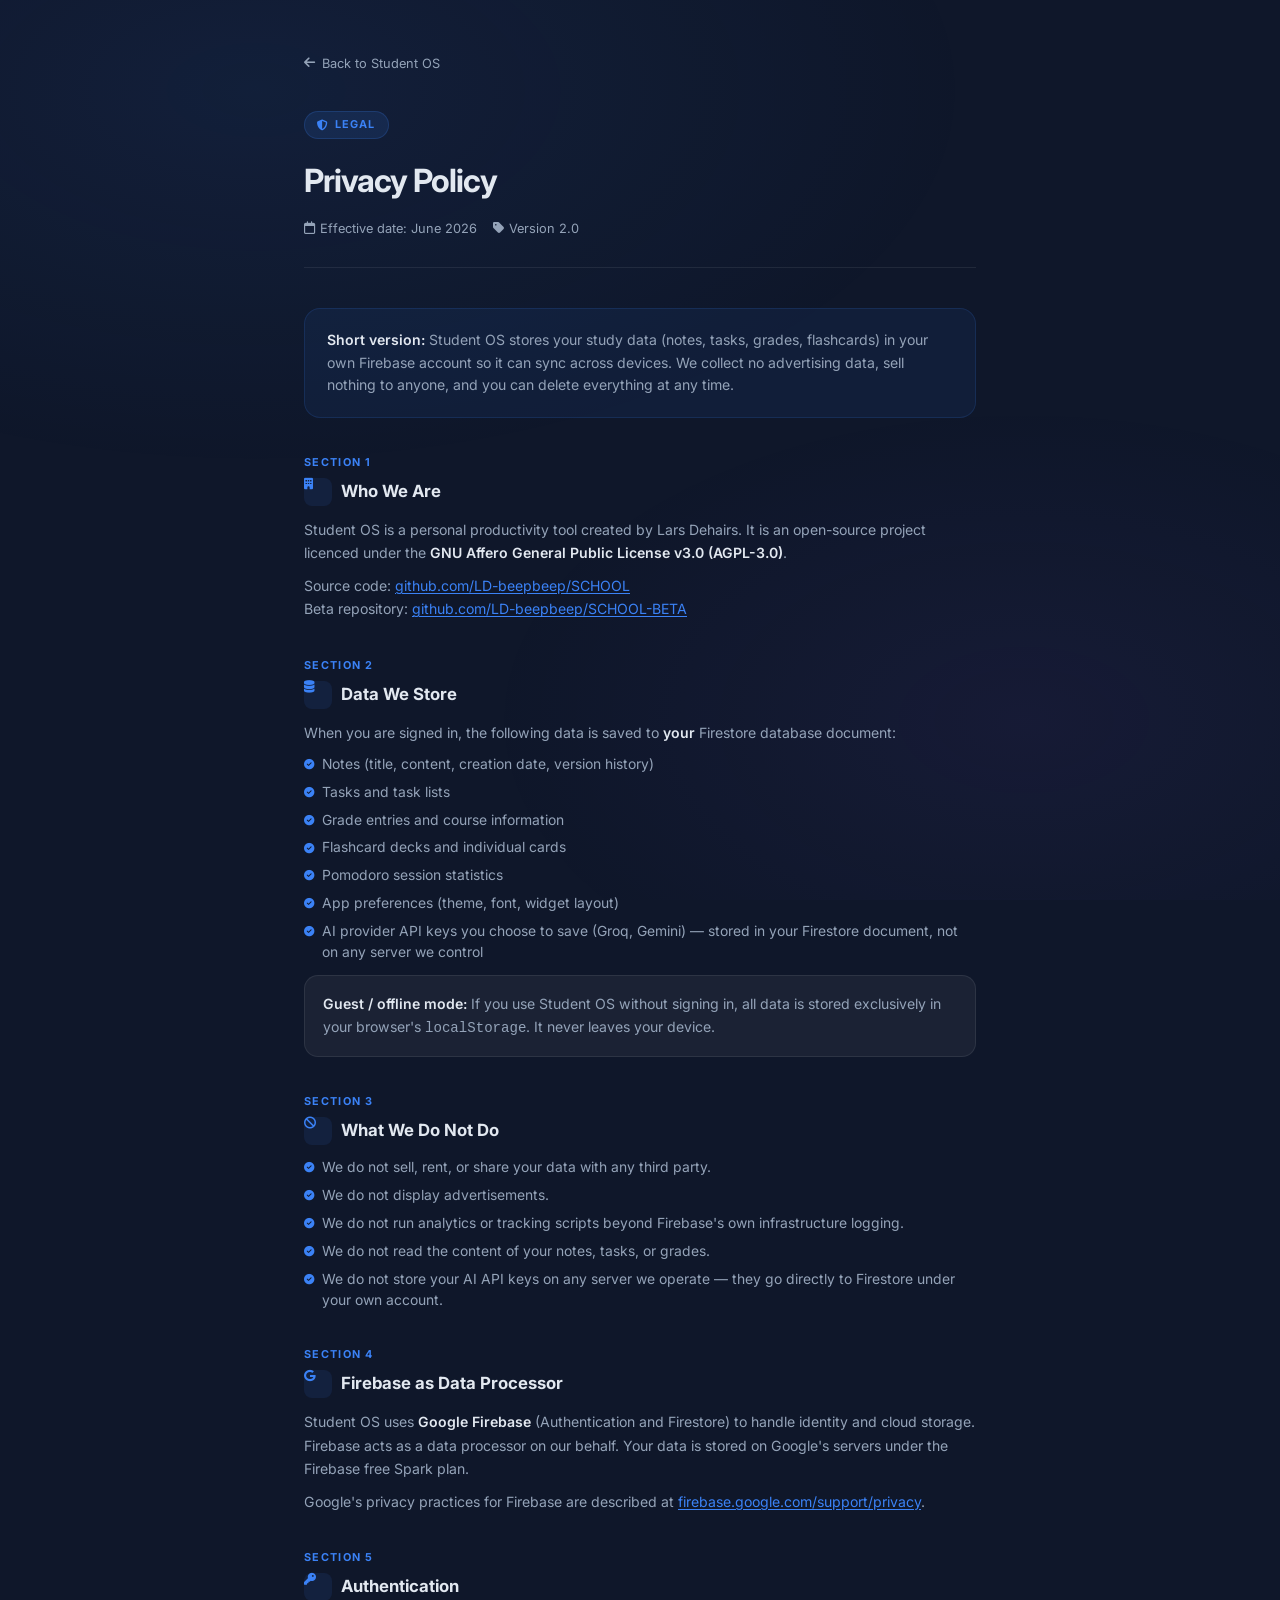
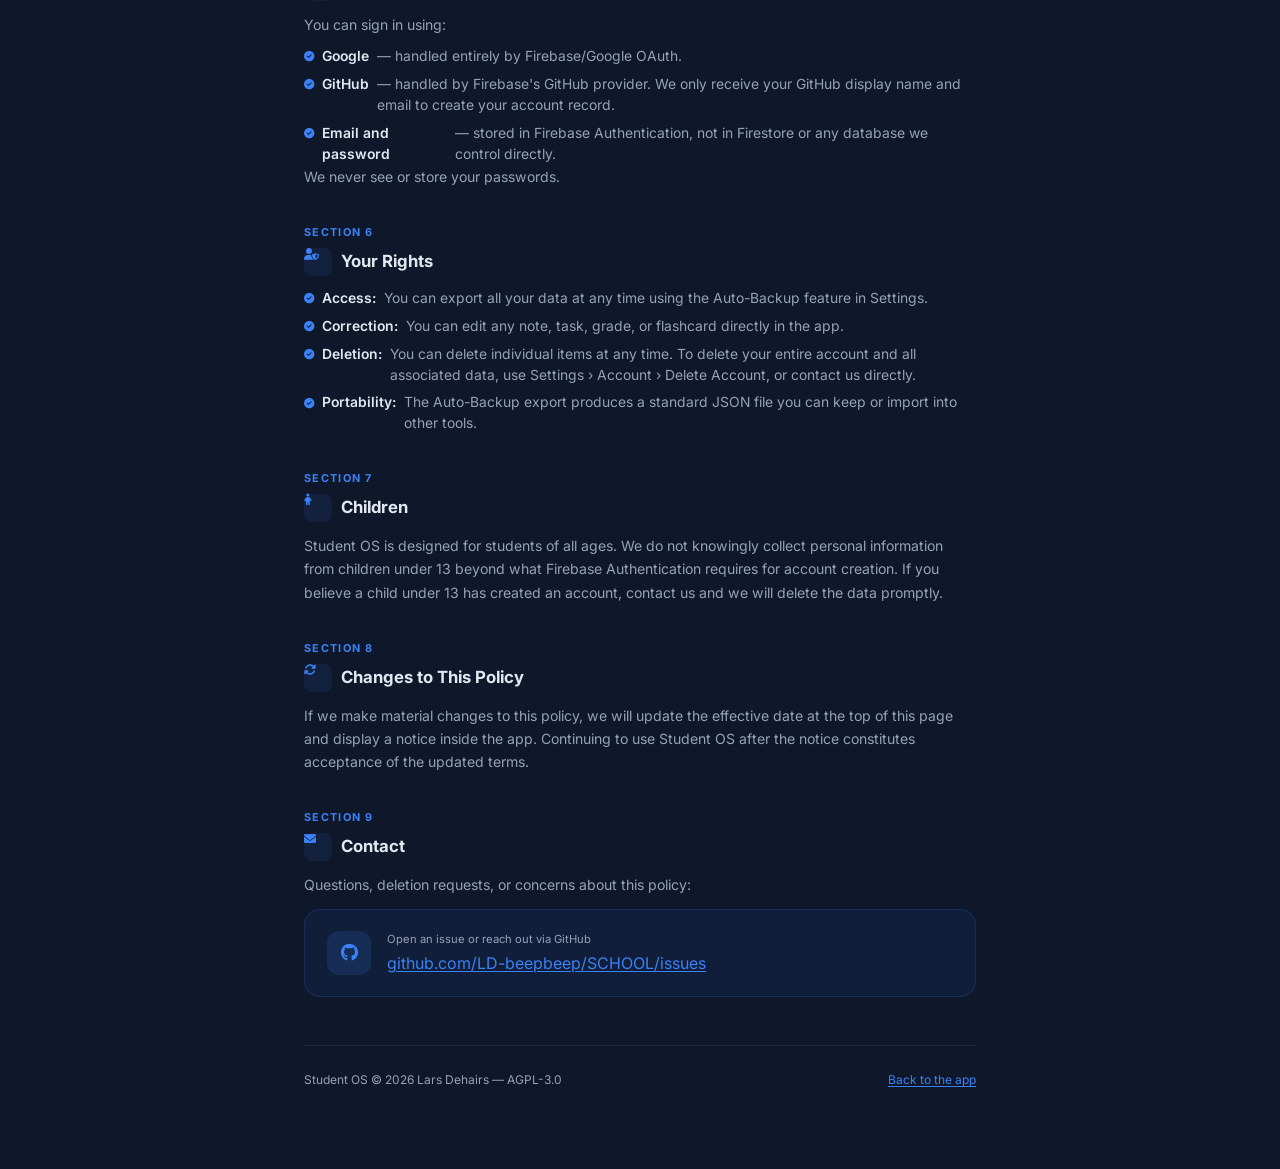
<file: privacy.html>
<!DOCTYPE html>
<html lang="en">
<head>
    <meta charset="UTF-8">
    <meta name="viewport" content="width=device-width, initial-scale=1.0">
    <title>Privacy Policy — Student OS</title>
    <link rel="preconnect" href="https://fonts.googleapis.com">
    <link rel="preconnect" href="https://fonts.gstatic.com" crossorigin>
    <link href="https://fonts.googleapis.com/css2?family=Inter:wght@300;400;500;600;700&display=swap" rel="stylesheet">
    <link rel="stylesheet" href="https://cdnjs.cloudflare.com/ajax/libs/font-awesome/6.5.0/css/all.min.css">
    <style>
        *, *::before, *::after { box-sizing: border-box; margin: 0; padding: 0; }

        :root {
            --bg:      #0f172a;
            --surface: rgba(255,255,255,.05);
            --border:  rgba(255,255,255,.08);
            --text:    #e2e8f0;
            --muted:   #94a3b8;
            --accent:  #3b82f6;
        }

        body {
            font-family:      'Inter', system-ui, sans-serif;
            background-color: var(--bg);
            color:            var(--text);
            line-height:      1.65;
            min-height:       100vh;
        }

        /* Subtle gradient backdrop */
        body::before {
            content:  '';
            position: fixed;
            inset:    0;
            background: radial-gradient(ellipse 80% 60% at 20% 10%, rgba(59,130,246,.08) 0%, transparent 70%),
                        radial-gradient(ellipse 60% 50% at 80% 80%, rgba(139,92,246,.06) 0%, transparent 70%);
            pointer-events: none;
            z-index:  0;
        }

        .page {
            position:  relative;
            z-index:   1;
            max-width: 720px;
            margin:    0 auto;
            padding:   48px 24px 80px;
        }

        /* Back link */
        .back-link {
            display:         inline-flex;
            align-items:     center;
            gap:             7px;
            font-size:       .8rem;
            color:           var(--muted);
            text-decoration: none;
            margin-bottom:   36px;
            transition:      color .15s;
        }
        .back-link:hover { color: var(--text); }

        /* Header */
        .doc-header {
            margin-bottom: 40px;
            padding-bottom: 28px;
            border-bottom: 1px solid var(--border);
        }

        .doc-badge {
            display:       inline-flex;
            align-items:   center;
            gap:           6px;
            background:    rgba(59,130,246,.12);
            border:        1px solid rgba(59,130,246,.2);
            color:         var(--accent);
            font-size:     .68rem;
            font-weight:   700;
            text-transform: uppercase;
            letter-spacing: .1em;
            padding:       4px 12px;
            border-radius: 99px;
            margin-bottom: 16px;
        }

        h1 {
            font-size:     2rem;
            font-weight:   700;
            letter-spacing: -.03em;
            margin-bottom: 10px;
            color:         var(--text);
        }

        .doc-meta {
            font-size: .8rem;
            color:     var(--muted);
            display:   flex;
            gap:       16px;
            flex-wrap: wrap;
        }

        .doc-meta span { display: flex; align-items: center; gap: 5px; }

        /* Intro box */
        .intro-box {
            background:    rgba(59,130,246,.07);
            border:        1px solid rgba(59,130,246,.15);
            border-radius: 16px;
            padding:       20px 22px;
            margin-bottom: 36px;
            font-size:     .88rem;
            color:         var(--muted);
            line-height:   1.6;
        }
        .intro-box strong { color: var(--text); }

        /* Sections */
        .section {
            margin-bottom: 36px;
        }

        .section-num {
            font-size:      .68rem;
            font-weight:    700;
            text-transform: uppercase;
            letter-spacing: .12em;
            color:          var(--accent);
            margin-bottom:  6px;
        }

        h2 {
            font-size:     1.05rem;
            font-weight:   700;
            color:         var(--text);
            margin-bottom: 12px;
            display:       flex;
            align-items:   center;
            gap:           9px;
        }

        h2 i {
            width:           28px;
            height:          28px;
            border-radius:   8px;
            background:      rgba(59,130,246,.1);
            display:         inline-flex;
            align-items:     center;
            justify-content: center;
            font-size:       .75rem;
            color:           var(--accent);
            flex-shrink:     0;
        }

        p {
            font-size:     .88rem;
            color:         var(--muted);
            margin-bottom: 10px;
            line-height:   1.65;
        }

        p:last-child { margin-bottom: 0; }

        ul {
            padding-left:   0;
            list-style:     none;
            display:        flex;
            flex-direction: column;
            gap:            7px;
        }

        ul li {
            font-size:   .87rem;
            color:       var(--muted);
            display:     flex;
            align-items: flex-start;
            gap:         8px;
            line-height: 1.5;
        }

        ul li::before {
            content:      '\f058';
            font-family:  'Font Awesome 6 Free';
            font-weight:  900;
            color:        var(--accent);
            font-size:    .65rem;
            margin-top:   .3em;
            flex-shrink:  0;
        }

        strong { color: var(--text); font-weight: 600; }

        a {
            color:           var(--accent);
            text-decoration: underline;
            text-underline-offset: 2px;
        }

        /* Highlight card */
        .highlight {
            background:    var(--surface);
            border:        1px solid var(--border);
            border-radius: 14px;
            padding:       16px 18px;
            margin-top:    12px;
        }

        .highlight p { margin: 0; }

        /* Contact box */
        .contact-box {
            background:    rgba(59,130,246,.07);
            border:        1px solid rgba(59,130,246,.18);
            border-radius: 16px;
            padding:       20px 22px;
            display:       flex;
            align-items:   center;
            gap:           16px;
            margin-top:    12px;
        }

        .contact-icon {
            width:           44px;
            height:          44px;
            border-radius:   12px;
            background:      rgba(59,130,246,.15);
            display:         flex;
            align-items:     center;
            justify-content: center;
            font-size:       1.1rem;
            color:           var(--accent);
            flex-shrink:     0;
        }

        .contact-box p { margin: 0; font-size: .85rem; }
        .contact-box .contact-label { font-size: .7rem; color: var(--muted); margin-bottom: 2px; }

        /* Footer */
        .doc-footer {
            margin-top:    48px;
            padding-top:   24px;
            border-top:    1px solid var(--border);
            font-size:     .75rem;
            color:         var(--muted);
            display:       flex;
            justify-content: space-between;
            flex-wrap:     wrap;
            gap:           8px;
        }

        @media (max-width: 540px) {
            h1 { font-size: 1.5rem; }
            .doc-footer { flex-direction: column; }
        }
    </style>
</head>
<body>
    <div class="page">

        <a href="index.html" class="back-link">
            <i class="fa-solid fa-arrow-left"></i> Back to Student OS
        </a>

        <header class="doc-header">
            <div class="doc-badge"><i class="fa-solid fa-shield-halved"></i> Legal</div>
            <h1>Privacy Policy</h1>
            <div class="doc-meta">
                <span><i class="fa-regular fa-calendar"></i> Effective date: June 2026</span>
                <span><i class="fa-solid fa-tag"></i> Version 2.0</span>
            </div>
        </header>

        <div class="intro-box">
            <strong>Short version:</strong> Student OS stores your study data (notes, tasks, grades, flashcards) in your own Firebase account so it can sync across devices. We collect no advertising data, sell nothing to anyone, and you can delete everything at any time.
        </div>

        <!-- 1 -->
        <div class="section">
            <div class="section-num">Section 1</div>
            <h2><i class="fa-solid fa-building"></i> Who We Are</h2>
            <p>Student OS is a personal productivity tool created by Lars Dehairs. It is an open-source project licenced under the <strong>GNU Affero General Public License v3.0 (AGPL-3.0)</strong>.</p>
            <p>Source code: <a href="https://github.com/LD-beepbeep/SCHOOL" target="_blank">github.com/LD-beepbeep/SCHOOL</a><br>
               Beta repository: <a href="https://github.com/LD-beepbeep/SCHOOL-BETA" target="_blank">github.com/LD-beepbeep/SCHOOL-BETA</a></p>
        </div>

        <!-- 2 -->
        <div class="section">
            <div class="section-num">Section 2</div>
            <h2><i class="fa-solid fa-database"></i> Data We Store</h2>
            <p>When you are signed in, the following data is saved to <strong>your</strong> Firestore database document:</p>
            <ul>
                <li>Notes (title, content, creation date, version history)</li>
                <li>Tasks and task lists</li>
                <li>Grade entries and course information</li>
                <li>Flashcard decks and individual cards</li>
                <li>Pomodoro session statistics</li>
                <li>App preferences (theme, font, widget layout)</li>
                <li>AI provider API keys you choose to save (Groq, Gemini) — stored in your Firestore document, not on any server we control</li>
            </ul>

            <div class="highlight">
                <p><strong>Guest / offline mode:</strong> If you use Student OS without signing in, all data is stored exclusively in your browser's <code>localStorage</code>. It never leaves your device.</p>
            </div>
        </div>

        <!-- 3 -->
        <div class="section">
            <div class="section-num">Section 3</div>
            <h2><i class="fa-solid fa-ban"></i> What We Do Not Do</h2>
            <ul>
                <li>We do not sell, rent, or share your data with any third party.</li>
                <li>We do not display advertisements.</li>
                <li>We do not run analytics or tracking scripts beyond Firebase's own infrastructure logging.</li>
                <li>We do not read the content of your notes, tasks, or grades.</li>
                <li>We do not store your AI API keys on any server we operate — they go directly to Firestore under your own account.</li>
            </ul>
        </div>

        <!-- 4 -->
        <div class="section">
            <div class="section-num">Section 4</div>
            <h2><i class="fa-brands fa-google"></i> Firebase as Data Processor</h2>
            <p>Student OS uses <strong>Google Firebase</strong> (Authentication and Firestore) to handle identity and cloud storage. Firebase acts as a data processor on our behalf. Your data is stored on Google's servers under the Firebase free Spark plan.</p>
            <p>Google's privacy practices for Firebase are described at <a href="https://firebase.google.com/support/privacy" target="_blank">firebase.google.com/support/privacy</a>.</p>
        </div>

        <!-- 5 -->
        <div class="section">
            <div class="section-num">Section 5</div>
            <h2><i class="fa-solid fa-key"></i> Authentication</h2>
            <p>You can sign in using:</p>
            <ul>
                <li><strong>Google</strong> — handled entirely by Firebase/Google OAuth.</li>
                <li><strong>GitHub</strong> — handled by Firebase's GitHub provider. We only receive your GitHub display name and email to create your account record.</li>
                <li><strong>Email and password</strong> — stored in Firebase Authentication, not in Firestore or any database we control directly.</li>
            </ul>
            <p>We never see or store your passwords.</p>
        </div>

        <!-- 6 -->
        <div class="section">
            <div class="section-num">Section 6</div>
            <h2><i class="fa-solid fa-user-shield"></i> Your Rights</h2>
            <ul>
                <li><strong>Access:</strong> You can export all your data at any time using the Auto-Backup feature in Settings.</li>
                <li><strong>Correction:</strong> You can edit any note, task, grade, or flashcard directly in the app.</li>
                <li><strong>Deletion:</strong> You can delete individual items at any time. To delete your entire account and all associated data, use Settings &rsaquo; Account &rsaquo; Delete Account, or contact us directly.</li>
                <li><strong>Portability:</strong> The Auto-Backup export produces a standard JSON file you can keep or import into other tools.</li>
            </ul>
        </div>

        <!-- 7 -->
        <div class="section">
            <div class="section-num">Section 7</div>
            <h2><i class="fa-solid fa-child"></i> Children</h2>
            <p>Student OS is designed for students of all ages. We do not knowingly collect personal information from children under 13 beyond what Firebase Authentication requires for account creation. If you believe a child under 13 has created an account, contact us and we will delete the data promptly.</p>
        </div>

        <!-- 8 -->
        <div class="section">
            <div class="section-num">Section 8</div>
            <h2><i class="fa-solid fa-rotate"></i> Changes to This Policy</h2>
            <p>If we make material changes to this policy, we will update the effective date at the top of this page and display a notice inside the app. Continuing to use Student OS after the notice constitutes acceptance of the updated terms.</p>
        </div>

        <!-- 9 -->
        <div class="section">
            <div class="section-num">Section 9</div>
            <h2><i class="fa-solid fa-envelope"></i> Contact</h2>
            <p>Questions, deletion requests, or concerns about this policy:</p>
            <div class="contact-box">
                <div class="contact-icon"><i class="fa-brands fa-github"></i></div>
                <div>
                    <div class="contact-label">Open an issue or reach out via GitHub</div>
                    <a href="https://github.com/LD-beepbeep/SCHOOL/issues" target="_blank">github.com/LD-beepbeep/SCHOOL/issues</a>
                </div>
            </div>
        </div>

        <footer class="doc-footer">
            <span>Student OS &copy; 2026 Lars Dehairs &mdash; AGPL-3.0</span>
            <span><a href="index.html">Back to the app</a></span>
        </footer>

    </div>
</body>
</html>
</file>
